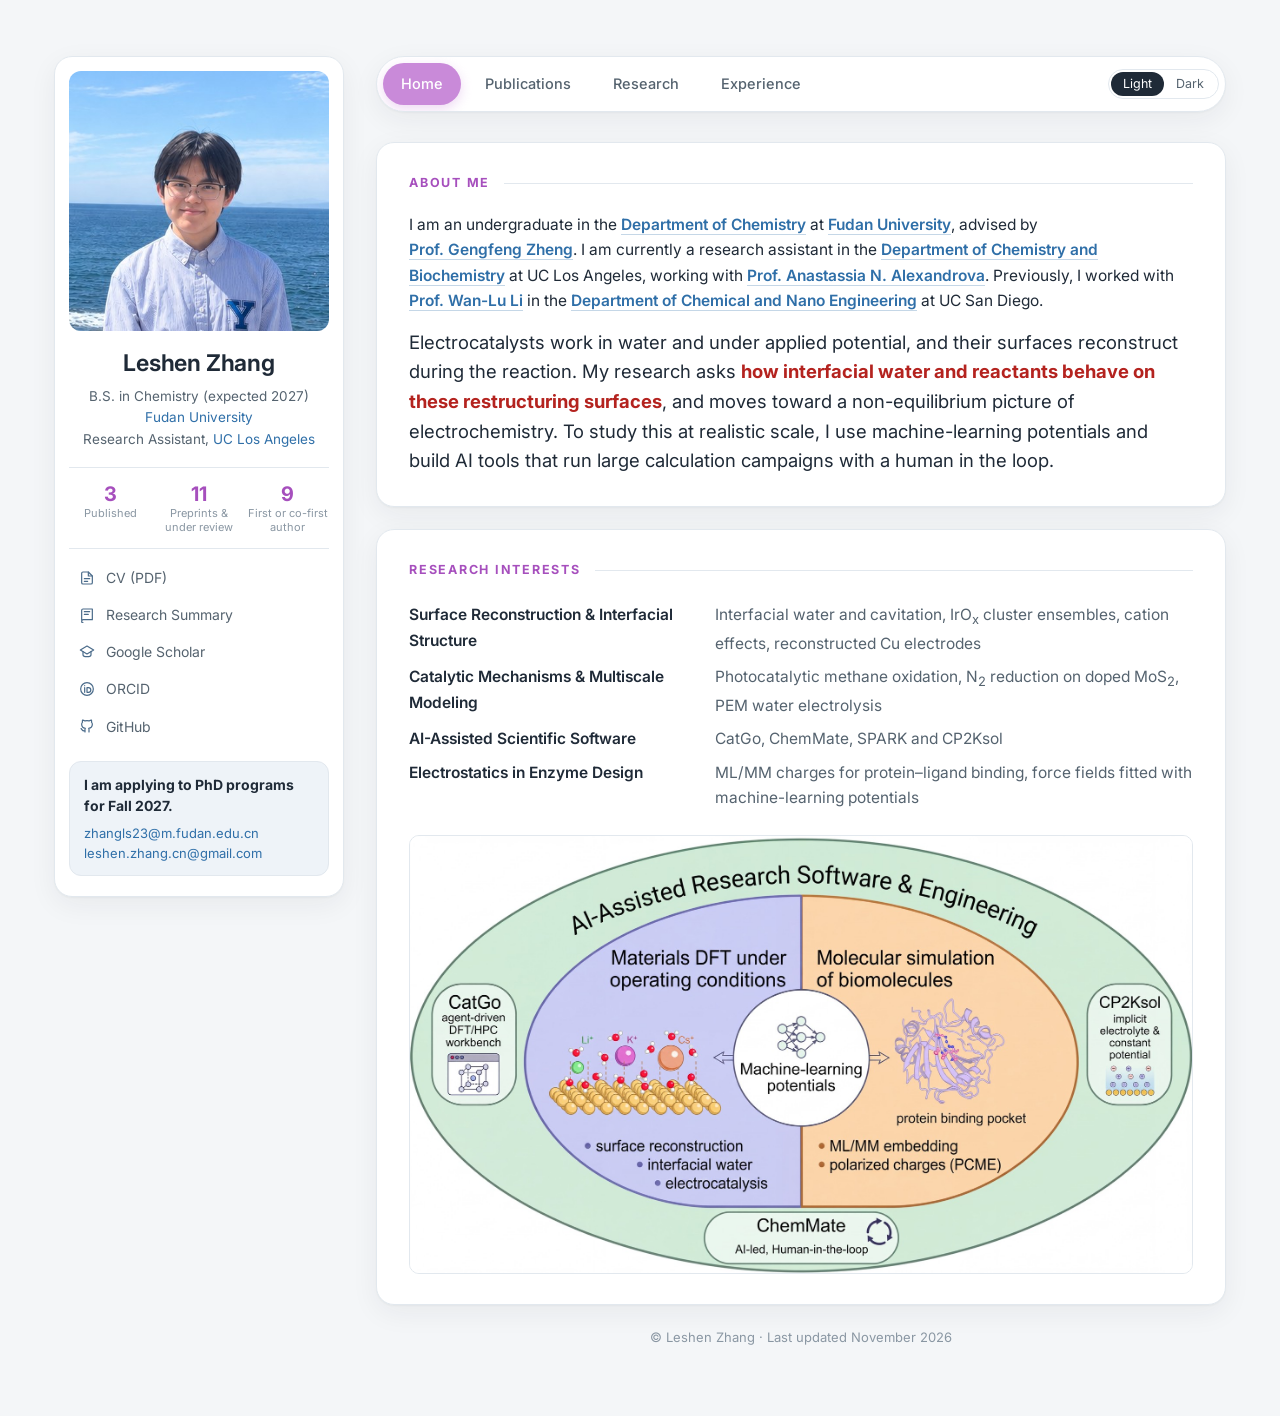
<file: index.html>
<!doctype html>
<html lang="en" data-theme="light">
<head>
<meta charset="utf-8">
<meta name="viewport" content="width=device-width, initial-scale=1">
<title>Leshen Zhang</title>
<meta name="description" content="Leshen Zhang — computational catalysis, machine-learning potentials, and AI-assisted scientific software. Undergraduate in Chemistry at Fudan University.">
<meta property="og:title" content="Leshen Zhang">
<meta property="og:description" content="Computational catalysis · machine-learning potentials · AI-assisted research infrastructure">
<meta property="og:image" content="assets/photo.jpg">
<link rel="icon" href="data:image/svg+xml,<svg xmlns='http://www.w3.org/2000/svg' viewBox='0 0 64 64'><rect width='64' height='64' rx='12' fill='%231c4c78'/><text x='32' y='43' font-size='30' text-anchor='middle' fill='white' font-family='Arial' font-weight='700'>LZ</text></svg>">
<script>
  // theme before first paint: saved choice, else the OS setting
  (function () {
    var t = null;
    try { t = localStorage.getItem("theme"); } catch (e) {}
    if (t !== "light" && t !== "dark") t = window.matchMedia && matchMedia("(prefers-color-scheme: dark)").matches ? "dark" : "light";
    document.documentElement.dataset.theme = t;
  })();
</script>
<link rel="preconnect" href="https://fonts.googleapis.com"><link rel="preconnect" href="https://fonts.gstatic.com" crossorigin>
<link href="https://fonts.googleapis.com/css2?family=Inter:wght@400;500;600;700&display=swap" rel="stylesheet">
<!-- Layout adapted from Homepage_as_CV by NTDXYG (MIT): https://github.com/NTDXYG/Homepage_as_CV; tabbed card design after https://jinghanyang.com/ (own code) -->
<style>
  :root {
    --bg:#f4f6f8; --paper:#fff; --ink:#1f2a37; --muted:#55636f; --faint:#8a97a3; --rule:#e2e8ee; --soft:#eef3f8;
    --link:#2f6fa8; --accent:#b4231f; --tint:#eef3f8; --head:#a64fbd; --pill:#c98ad9;
    --shadow:0 1px 2px rgba(31,42,55,.04),0 8px 28px rgba(31,42,55,.06);
    --serif:"Iowan Old Style","Palatino Linotype",Palatino,"Book Antiqua",Georgia,"Times New Roman",serif;
    --sans:"Inter","Segoe UI","Helvetica Neue",Helvetica,Arial,sans-serif;
    color-scheme:light;
  }
  [data-theme="dark"] {
    --bg:#0b0d10; --paper:#14171b; --ink:#e6e7e9; --muted:#a3aab4; --faint:#868d99; --rule:#2a3038; --soft:#1a1e23;
    --link:#8db6dd; --accent:#ef7d73; --tint:#1d2c3b; --head:#d6a3e3; --pill:#8f5aa0; --shadow:none;
    color-scheme:dark;
  }
  * { box-sizing:border-box; }
  html { -webkit-text-size-adjust:100%; }
  body { margin:0; background:var(--bg); color:var(--ink); font:15.5px/1.65 var(--sans); -webkit-font-smoothing:antialiased; }
  a { color:var(--link); text-decoration:none; } a:hover { text-decoration:underline; text-underline-offset:2px; }
  img { max-width:100%; display:block; }
  .nb { white-space:nowrap; }                           /* keep names, places and dates on one line */
  .wrap { max-width:1240px; margin:0 auto; padding:0 34px; }
  .panel { background:var(--paper); border:1px solid var(--rule); border-radius:18px; box-shadow:var(--shadow); }

  /* two columns: sticky profile card | tabbed content */
  .layout { display:grid; grid-template-columns:290px minmax(0,1fr); gap:32px; padding-top:56px; padding-bottom:40px; }
  .sidebar { position:sticky; top:40px; align-self:start; font-size:14px; padding:14px 14px 20px; }
  .portrait { width:100%; height:auto; aspect-ratio:1; object-fit:cover; border-radius:12px; }
  .id { text-align:center; padding:18px 6px 16px; border-bottom:1px solid var(--rule); }
  .id h1 { font-size:23px; font-weight:650; line-height:1.25; margin:0 0 8px; letter-spacing:-.01em; }
  .id p { margin:0; color:var(--muted); font-size:13.5px; line-height:1.6; }
  .metrics { display:grid; grid-template-columns:repeat(3,1fr); gap:6px; margin:0; padding:14px 0; border-bottom:1px solid var(--rule); text-align:center; }
  .metrics dd { margin:0; font-size:20px; font-weight:700; line-height:1.2; color:var(--head); }
  .metrics dt { color:var(--faint); font-size:11px; line-height:1.3; }
  .metrics div { display:flex; flex-direction:column-reverse; justify-content:flex-end; }
  .contact { list-style:none; margin:0; padding:10px 0; }
  .contact a { display:flex; align-items:center; gap:11px; color:var(--muted); padding:7px 10px; border-radius:10px; transition:background .16s, color .16s; }
  .contact a:hover { color:var(--ink); background:var(--soft); text-decoration:none; }
  .contact svg { width:16px; height:16px; flex:none; color:#4a6b8a; }
  [data-theme="dark"] .contact svg { color:var(--link); }
  .apply { background:var(--tint); border:1px solid var(--rule); border-radius:12px; padding:12px 14px; line-height:1.55; margin-top:6px; }
  .apply b { display:block; color:var(--ink); margin-bottom:6px; }
  .apply a { display:block; font-size:13px; overflow-wrap:anywhere; }

  /* tab bar (pills) + light/dark switch */
  .tabbar { position:sticky; top:22px; z-index:20; display:flex; align-items:center; gap:6px; padding:6px; margin-bottom:30px; border-radius:999px; overflow-x:auto; }
  .tab { font:inherit; font-size:14.5px; font-weight:500; color:var(--muted); background:none; border:0; border-radius:999px; padding:9px 18px; cursor:pointer; white-space:nowrap; transition:color .18s, background .18s; }
  .tab:hover { color:var(--ink); background:var(--soft); text-decoration:none; }
  .tab[aria-selected="true"] { color:#fff; background:var(--pill); box-shadow:0 4px 12px rgba(201,138,217,.32); }
  .theme { display:flex; margin-left:auto; border:1px solid var(--rule); border-radius:999px; padding:2px; flex:none; }
  .theme button { font:inherit; font-size:12.5px; border:0; background:none; color:var(--muted); padding:2px 12px; border-radius:999px; cursor:pointer; }
  .theme button[aria-pressed="true"] { background:var(--ink); color:var(--paper); }

  .view { display:none; } .view.active { display:block; }
  .view.active .module { animation:rise .45s cubic-bezier(.2,.7,.3,1) both; }
  .view.active .module + .module { animation-delay:.06s; }
  @keyframes rise { from { opacity:0; transform:translateY(12px); } to { opacity:1; transform:none; } }
  @media (prefers-reduced-motion:reduce) { .view.active .module { animation:none; } }
  .module { padding:30px 32px; margin-bottom:22px; }
  .intro a, .t-sub a { font-weight:600; border-bottom:1.5px solid rgba(47,111,168,.28); }
  .intro a:hover { text-decoration:none; border-bottom-color:currentColor; background:var(--tint); }
  h2 { display:flex; align-items:center; gap:14px; font-size:12.5px; font-weight:700; letter-spacing:.14em; text-transform:uppercase; color:var(--head); margin:0 0 18px; }
  h2::after { content:""; flex:1; height:1px; background:var(--rule); }
  h3 { font-size:16px; font-weight:650; margin:26px 0 8px; }
  h3:first-of-type { margin-top:4px; }
  h4 { font-size:14.5px; margin:16px 0 4px; font-style:italic; color:var(--muted); font-weight:600; }
  .note { color:var(--faint); font-size:13px; margin:-6px 0 6px; }
  .intro p { margin:0 0 14px; } .intro p:last-child { margin-bottom:0; }
  .lead { font-size:18.5px; line-height:1.6; color:var(--ink); }
  .hl { color:var(--accent); font-weight:700; }

  /* research interests: label | description */
  .interests { margin:0 0 20px; }
  .interests div { display:grid; grid-template-columns:290px minmax(0,1fr); gap:16px; padding:4px 0; }
  .interests dt { font-weight:600; } .interests dt a { color:var(--ink); }
  .interests dd { margin:0; color:var(--muted); }
  figure { margin:0; } figure img { width:100%; border:1px solid var(--rule); border-radius:10px; background:#fff; }

  /* education & positions: dates | what | with whom */
  .timeline { list-style:none; margin:0; padding:0; }
  .timeline li { display:grid; grid-template-columns:150px minmax(0,1fr) auto; gap:18px; padding:12px 0; border-bottom:1px solid var(--rule); }
  .timeline li:last-child { border-bottom:0; }
  .t-date { color:var(--faint); font-size:13px; padding-top:2px; line-height:1.5; }
  .t-sub { color:var(--muted); font-size:14px; }
  .t-side { text-align:right; font-size:14px; }

  /* publications: each one a light card */
  .pubs { list-style:none; margin:0; padding:0; display:grid; gap:12px; }
  .pubs li { display:grid; grid-template-columns:42px minmax(0,1fr); gap:6px; padding:16px 18px; border:1px solid var(--rule); border-radius:12px; background:var(--paper); scroll-margin-top:96px; transition:background .6s; }
  .pubs li:target, .pubs li.flash { background:var(--tint); }
  .pub-tag { color:var(--head); font-size:12.5px; font-weight:600; padding-top:3px; }
  .pub-title { font-weight:650; font-size:15.5px; line-height:1.5; }
  .pub-title a { color:var(--ink); }
  .pub-authors, .pub-venue { font-size:14px; line-height:1.6; }
  .pub-authors { color:var(--muted); }
  .pub-venue { color:var(--ink); }
  .pub-role { color:var(--accent); font-size:13px; }
  strong.me { color:var(--ink); font-weight:700; text-decoration:underline; text-underline-offset:2px; }

  /* research projects (from the CV) */
  .proj { padding:8px 0 10px; border-bottom:1px solid var(--rule); scroll-margin-top:96px; }
  .proj .ptitle { font-weight:650; }
  .proj .pi { color:var(--faint); font-size:13px; font-style:italic; }
  .proj p { margin:2px 0 0; color:var(--muted); font-size:14.5px; }
  .proj .ref { font-weight:400; font-size:13px; white-space:nowrap; }
  h3[id], h4[id] { scroll-margin-top:96px; }

  /* software */
  .sw > div { display:grid; grid-template-columns:110px minmax(0,1fr); gap:16px; padding:10px 0; border-bottom:1px solid var(--rule); }
  .sw > div:last-child { border-bottom:0; }
  .sw b { font-size:16px; }
  .sw p { margin:0; font-size:14.5px; } .sw .swlinks { margin-top:2px; font-size:13.5px; }

  /* honors, service, talks: date | text */
  ul.dated { list-style:none; margin:0; padding:0; }
  ul.dated li { display:grid; grid-template-columns:150px minmax(0,1fr); gap:18px; padding:5px 0; font-size:14.5px; }
  ul.dated .when { color:var(--faint); font-size:13px; padding-top:1px; }
  ul.dated .where { color:var(--faint); font-style:italic; }

  footer { color:var(--faint); font-size:13px; padding:0 0 28px; text-align:center; }

  @media (max-width:900px) {
    .layout { grid-template-columns:minmax(0,1fr); gap:20px; padding-top:20px; }
    .sidebar { position:static; }
    .sidebar .portrait { width:180px; margin:6px auto 0; }
    .tabbar { top:8px; }
    .contact { display:flex; flex-wrap:wrap; justify-content:center; gap:0 4px; }
    .interests div { grid-template-columns:1fr; gap:0; padding:6px 0; }
  }
  @media (max-width:640px) {
    .wrap { padding:0 14px; }
    .module { padding:22px 18px; }
    .sidebar .portrait { width:150px; }
    .tab { padding:6px 13px; font-size:14px; }
    .timeline li { grid-template-columns:1fr; gap:0; }
    .t-side { text-align:left; }
    .pubs li { grid-template-columns:1fr; gap:0; }
    .sw > div, ul.dated li { grid-template-columns:1fr; gap:0; }
  }
</style>
</head>
<body>
<div class="wrap layout" id="top">
<aside class="sidebar panel" aria-label="Profile">
  <img class="portrait" src="assets/photo.jpg" alt="Photo of Leshen Zhang" width="400" height="400">
  <div class="id">
      <h1>Leshen Zhang</h1>
      <p>B.S. in Chemistry (expected 2027)<br><a href="https://chemistry.fudan.edu.cn/">Fudan University</a><br>Research Assistant, <a href="https://www.chemistry.ucla.edu/" class="nb">UC Los Angeles</a></p>
  </div>
  <dl class="metrics">
    <div><dt>Published</dt><dd>3</dd></div>
    <div><dt>Preprints &amp; under review</dt><dd>11</dd></div>
    <div><dt>First or co-first author</dt><dd>9</dd></div>
  </dl>
  <ul class="contact">
    <li><a href="cv/Leshen_Zhang_CV.pdf?v=748d5598" data-goatcounter-click="cv-pdf"><svg viewBox="0 0 24 24" fill="none" stroke="currentColor" stroke-width="1.8" stroke-linecap="round" stroke-linejoin="round"><path d="M14 3H6a2 2 0 0 0-2 2v14a2 2 0 0 0 2 2h12a2 2 0 0 0 2-2V9z"/><path d="M14 3v6h6M8 13h8M8 17h5"/></svg>CV (PDF)</a></li>
    <li><a href="cv/Leshen_Zhang_Research_Summary.pdf?v=e000010c" data-goatcounter-click="summary-pdf"><svg viewBox="0 0 24 24" fill="none" stroke="currentColor" stroke-width="1.8" stroke-linecap="round" stroke-linejoin="round"><path d="M4 19.5V5a2 2 0 0 1 2-2h14v16H6.5A2.5 2.5 0 0 0 4 21.5 2.5 2.5 0 0 0 6.5 24"/><path d="M8 7h8M8 11h6"/></svg>Research Summary</a></li>
    <li><a href="https://scholar.google.com/citations?user=KiEU9eoAAAAJ"><svg viewBox="0 0 24 24" fill="none" stroke="currentColor" stroke-width="1.8" stroke-linecap="round" stroke-linejoin="round"><path d="M2 9l10-6 10 6-10 6z"/><path d="M6 11.5V16c0 1.7 2.7 3 6 3s6-1.3 6-3v-4.5"/></svg>Google Scholar</a></li>
    <li><a href="https://orcid.org/0009-0008-9143-6737"><svg viewBox="0 0 24 24" fill="none" stroke="currentColor" stroke-width="1.8" stroke-linecap="round" stroke-linejoin="round"><circle cx="12" cy="12" r="9.5"/><path d="M8.5 10v7M8.5 7v.01M12 17v-7h2.2a3.5 3.5 0 0 1 0 7z"/></svg>ORCID</a></li>
    <li><a href="https://github.com/leshenzhang"><svg viewBox="0 0 24 24" fill="none" stroke="currentColor" stroke-width="1.8" stroke-linecap="round" stroke-linejoin="round"><path d="M9 19c-4.3 1.4-4.3-2.5-6-3m12 5v-3.5c0-1 .1-1.4-.5-2 2.8-.3 5.5-1.4 5.5-6a4.6 4.6 0 0 0-1.3-3.2 4.2 4.2 0 0 0-.1-3.2s-1.1-.3-3.5 1.3a12.3 12.3 0 0 0-6.2 0C6.5 2.8 5.4 3.1 5.4 3.1a4.2 4.2 0 0 0-.1 3.2A4.6 4.6 0 0 0 4 9.5c0 4.6 2.7 5.7 5.5 6-.6.6-.6 1.2-.5 2V21"/></svg>GitHub</a></li>
  </ul>
  <div class="apply">
    <b>I am applying to PhD programs for <span class="nb">Fall 2027</span>.</b>
    <a href="mailto:zhangls23@m.fudan.edu.cn">zhangls23@m.fudan.edu.cn</a>
    <a href="mailto:leshen.zhang.cn@gmail.com">leshen.zhang.cn@gmail.com</a>
  </div>
</aside>

<main>
<nav class="tabbar panel" role="tablist" aria-label="Pages">
  <a class="tab" role="tab" href="#home" data-view="home">Home</a><a class="tab" role="tab" href="#publications" data-view="publications">Publications</a><a class="tab" role="tab" href="#research" data-view="research">Research</a><a class="tab" role="tab" href="#experience" data-view="experience">Experience</a>
  <div class="theme" role="group" aria-label="Theme">
    <button type="button" data-theme-value="light" aria-pressed="false">Light</button><button type="button" data-theme-value="dark" aria-pressed="false">Dark</button>
  </div>
</nav>

<div class="view" id="view-home">
<section class="module panel intro" id="about">
  <h2>About Me</h2>
  <p>I am an undergraduate in the <a href="https://chemistry.fudan.edu.cn/">Department of Chemistry</a> at <a href="https://www.fudan.edu.cn/en/">Fudan University</a>, advised by <a href="https://nanolab.fudan.edu.cn/" class="nb">Prof. Gengfeng Zheng</a>. I am currently a research assistant in the <a href="https://www.chemistry.ucla.edu/">Department of Chemistry and Biochemistry</a> at <span class="nb">UC Los Angeles</span>, working with <a href="https://alexandrova.chem.ucla.edu/" class="nb">Prof. Anastassia N. Alexandrova</a>. Previously, I worked with <a href="https://wanlulilab.ucsd.edu/" class="nb">Prof. Wan-Lu Li</a> in the <a href="https://nanoengineering.ucsd.edu/">Department of Chemical and Nano Engineering</a> at <span class="nb">UC San Diego</span>.</p>
  <p class="lead">Electrocatalysts work in water and under applied potential, and their surfaces reconstruct during the reaction. My research asks <span class="hl">how interfacial water and reactants behave on these restructuring surfaces</span>, and moves toward a non-equilibrium picture of electrochemistry. To study this at realistic scale, I use machine-learning potentials and build AI tools that run large calculation campaigns with a human in the loop.</p>
</section>

<section class="module panel" id="interests">
  <h2>Research Interests</h2>
  <dl class="interests">
    <div><dt><a href="#ra">Surface Reconstruction &amp; Interfacial Structure</a></dt><dd>Interfacial water and cavitation, IrO<sub>x</sub> cluster ensembles, cation effects, reconstructed Cu electrodes</dd></div>
    <div><dt><a href="#rb">Catalytic Mechanisms &amp; Multiscale Modeling</a></dt><dd>Photocatalytic methane oxidation, N<sub>2</sub> reduction on doped MoS<sub>2</sub>, PEM water electrolysis</dd></div>
    <div><dt><a href="#rc">AI-Assisted Scientific Software</a></dt><dd>CatGo, ChemMate, SPARK and CP2Ksol</dd></div>
    <div><dt><a href="#rd">Electrostatics in Enzyme Design</a></dt><dd>ML/MM charges for protein–ligand binding, force fields fitted with machine-learning potentials</dd></div>
  </dl>
  <figure>
    <img src="assets/research_overview.jpg" alt="Research overview: materials DFT under operating conditions and molecular simulation of biomolecules are linked by machine-learning potentials, supported by AI-assisted research software (CatGo, ChemMate, CP2Ksol).">
  </figure>
</section>
</div>

<div class="view" id="view-experience">
<section class="module panel" id="positions">
  <h2>Education &amp; Research Positions</h2>
  <ol class="timeline">
    <li><span class="t-date">09/2026 – 12/2026<br>(expected)</span><div><b>Research Assistant</b> · University of California, Los Angeles<div class="t-sub">Site-resolved C–C coupling on restructured Cu electrodes</div></div><a class="t-side nb" href="https://alexandrova.chem.ucla.edu/">Prof. Anastassia N. Alexandrova</a></li>
    <li><span class="t-date">09/2025 – 06/2026</span><div><b>Research Assistant</b> · University of California, San Diego<div class="t-sub">Computational electrocatalysis, interfacial modeling, AI-assisted research software</div></div><a class="t-side nb" href="https://wanlulilab.ucsd.edu/">Prof. Wan-Lu Li</a></li>
    <li><span class="t-date">02/2024 – 06/2025</span><div><b>Research Assistant</b> · Fudan University<div class="t-sub">Photocatalytic methane oxidation (experiment and DFT)</div></div><a class="t-side nb" href="https://nanolab.fudan.edu.cn/">Prof. Gengfeng Zheng</a></li>
    <li><span class="t-date">09/2023 – 07/2027<br>(expected)</span><div><b>B.S. in Chemistry</b> · Fudan University<div class="t-sub">GPA: 3.88/4.00 · Shanghai, China</div></div><span class="t-side nb">Advisor: <a href="https://nanolab.fudan.edu.cn/">Prof. Gengfeng Zheng</a></span></li>
  </ol>
</section>

<section class="module panel" id="honors">
  <h2>Honors, Service &amp; Presentations</h2>
  <h3>Honors and Awards</h3>
  <ul class="dated">
<li><span class="when">09/2026 – 06/2027</span><span>NSFC Grant — Pilot Program for Young Students Basic Research (Undergraduate), National Natural Science Foundation of China</span></li>
<li><span class="when">11/2025</span><span>Fudan University ‘Syensqo’ Scholarship</span></li>
<li><span class="when">11/2024</span><span>Fudan University ‘Ruiqing’ Scholarship</span></li>
<li><span class="when">11/2024</span><span>Fudan University &amp; Chemours ‘Future of Chemistry’ Scholarship</span></li>
<li><span class="when">12/2022</span><span>Second Prize, 36th China Chemistry Olympiad (National Final)</span></li>
  </ul>
  <h3>Professional Service</h3>
  <ul class="dated">
<li><span class="when">2024 – 2026</span><span><strong>Peer Reviewer</strong>, <em>J. Colloid Interface Sci.</em>, 5 completed reviews</span></li>
  </ul>
  <h3>Presentations</h3>
  <ul class="dated">
<li><span class="when">12/2026</span><span>“Defect-Mediated Regulation of Hydrophobic Transport via Cavitation Thermodynamics”<br><span class="where"><em>Chinese Chemical Society, The 16th National Conference of Theoretical and Computational Chemistry</em>, Shenzhen, China</span></span></li>
<li><span class="when">11/2025</span><span>“Spin Polarization in Photocatalysis”<br><span class="where"><em>Fudan University, Undergraduate Student Forum 2025 on Chemistry</em>, Shanghai, China</span></span></li>
<li><span class="when">11/2025</span><span>“Switching Photocatalytic Methane Oxidation Toward Ethanol by Tuning Spin States”<br><span class="where"><em>University of Chinese Academy of Sciences, Graduate Student Forum 2025 on Energy Catalysis</em>, Dalian, China</span></span></li>
  </ul>
</section>
</div>

<div class="view" id="view-publications">
<section class="module panel" id="pubs">
  <h2>Publications</h2>
  <p class="note"><sup>‡</sup>equal contribution · *corresponding author · <strong class="me">underlined</strong>: me</p>
  <h3>Journal Articles</h3>
  <ol class="pubs">
<li id="J.1"><span class="pub-tag">J.1</span><div><div class="pub-title"><a href="https://doi.org/10.1039/D6SC02460B">Defect-Mediated Regulation of Interfacial Hydrophobic Transport via Cavitation Thermodynamics</a></div><div class="pub-authors"><strong class="me">Leshen Zhang</strong>, Guangsheng Liu, Xiao Ma, Abdulrahman Allangawi, Wan-Lu Li*</div><div class="pub-venue"><strong><em>Chem. Sci.</em></strong> <strong>2026</strong>, 17, 15735–15744 · <a href="https://leshenzhang.github.io/papers/J1_Zhang2026_ChemSci.pdf" data-goatcounter-click="pdf:leshenzhang.github.io/papers/J1_Zhang2026_ChemSci.pdf">PDF</a> · <a href="https://doi.org/10.1039/D6SC02460B">DOI</a></div><div class="pub-role">Sole First Author</div></div></li>
<li id="J.2"><span class="pub-tag">J.2</span><div><div class="pub-title"><a href="https://doi.org/10.1039/D6DD00273K">CatGo: Bridging CLI Coding Agents with Interactive Structure and Workflow Management for Computational Chemistry</a></div><div class="pub-authors">Guangsheng Liu<sup>‡</sup>, Xiao Ma<sup>‡</sup>, <strong class="me">Leshen Zhang</strong><sup>‡</sup>, Jenedith Pascasio, Jonathan Yang, Yuxiang Chen, Wan-Lu Li*</div><div class="pub-venue"><strong><em>Digit. Discov.</em></strong> <strong>2026</strong>, 5, 3825–3849 · <a href="https://leshenzhang.github.io/papers/J2_Liu2026_DigitDiscov.pdf" data-goatcounter-click="pdf:leshenzhang.github.io/papers/J2_Liu2026_DigitDiscov.pdf">PDF</a> · <a href="https://doi.org/10.1039/D6DD00273K">DOI</a></div><div class="pub-role">Co-First Author, Rank Third</div></div></li>
<li id="J.3"><span class="pub-tag">J.3</span><div><div class="pub-title"><a href="https://doi.org/10.1002/anie.202510241">Switching Photocatalytic Methane Oxidation Toward Ethanol by Tuning Spin States</a></div><div class="pub-authors">Shuya Hao<sup>‡</sup>, Maoyin Wang<sup>‡</sup>, <strong class="me">Leshen Zhang</strong>, Ximeng Lv, Chen Peng, Yuhang Huang, Pei Yuan*, Qing Han*, Gengfeng Zheng*</div><div class="pub-venue"><strong><em>Angew. Chem. Int. Ed.</em></strong> <strong>2025</strong>, 64, e202510241 · <a href="https://leshenzhang.github.io/papers/J3_Hao2025_AngewChem.pdf" data-goatcounter-click="pdf:leshenzhang.github.io/papers/J3_Hao2025_AngewChem.pdf">PDF</a> · <a href="https://doi.org/10.1002/anie.202510241">DOI</a></div><div class="pub-role">Third Author</div></div></li>
  </ol>
  <h3>Preprints &amp; Papers Under Review</h3>
  <ol class="pubs">
<li id="S.1"><span class="pub-tag">S.1</span><div><div class="pub-title"><a href="https://doi.org/10.26434/chemrxiv.15011517/v1">Incorporating Polarization into ML/MM Endpoint Calculations for Protein–Ligand Affinity Ranking</a></div><div class="pub-authors"><strong class="me">Leshen Zhang</strong><sup>‡</sup>, Xujian Wang<sup>‡</sup>, Taoyu Niu, Xuchao Zhou, Xiao Ma, Guangsheng Liu, Olexandr Isayev*, Junmei Wang*, Wan-Lu Li*</div><div class="pub-venue"><strong><em>JACS Au</em></strong>, under review · <a href="https://chemrxiv.org/doi/pdf/10.26434/chemrxiv.15011517/v1" data-goatcounter-click="pdf:chemrxiv.org/doi/pdf/10.26434/chemrxiv.15011517/v1">PDF</a> · <a href="https://doi.org/10.26434/chemrxiv.15011517/v1">DOI</a></div><div class="pub-role">Co-First Author, Rank First</div></div></li>
<li id="S.2"><span class="pub-tag">S.2</span><div><div class="pub-title"><a href="https://doi.org/10.26434/chemrxiv.15012907/v1">CP2Ksol: A Poisson–Boltzmann Implicit Electrolyte for Constant-Potential and Hybrid-Solvent Simulations in CP2K</a></div><div class="pub-authors"><strong class="me">Leshen Zhang</strong>, Yong Rui Poh, Anastassia N. Alexandrova*</div><div class="pub-venue"><strong><em>J. Chem. Theory Comput.</em></strong>, under review · <a href="https://chemrxiv.org/doi/pdf/10.26434/chemrxiv.15012907/v1" data-goatcounter-click="pdf:chemrxiv.org/doi/pdf/10.26434/chemrxiv.15012907/v1">PDF</a> · <a href="https://doi.org/10.26434/chemrxiv.15012907/v1">DOI</a></div><div class="pub-role">Sole First Author</div></div></li>
<li id="S.3"><span class="pub-tag">S.3</span><div><div class="pub-title"><a href="https://doi.org/10.26434/chemrxiv.15012795/v1">Two-Stage Slowdown of CO<sub>2</sub> Transport in UiO-66 Directed by Water Placement at μ<sub>3</sub>-OH Sites</a></div><div class="pub-authors"><strong class="me">Leshen Zhang</strong>, Guangsheng Liu, Xiao Ma, Wan-Lu Li*</div><div class="pub-venue"><strong><em>Nanoscale</em></strong>, under review · <a href="https://chemrxiv.org/doi/pdf/10.26434/chemrxiv.15012795/v1" data-goatcounter-click="pdf:chemrxiv.org/doi/pdf/10.26434/chemrxiv.15012795/v1">PDF</a> · <a href="https://doi.org/10.26434/chemrxiv.15012795/v1">DOI</a></div><div class="pub-role">Sole First Author</div></div></li>
<li id="S.4"><span class="pub-tag">S.4</span><div><div class="pub-title"><a href="https://doi.org/10.26434/chemrxiv.15009834/v1">Local-Environment Populations Govern Size-Dependent OER Activity in Supported Subnanometer IrO<sub>x</sub> Clusters</a></div><div class="pub-authors">Guangsheng Liu<sup>‡</sup>, <strong class="me">Leshen Zhang</strong><sup>‡</sup>, Xiao Ma, Abdulrahman Allangawi, Huabin Zhang*, Wan-Lu Li*</div><div class="pub-venue"><strong><em>Adv. Funct. Mater.</em></strong>, under review · <a href="https://leshenzhang.github.io/papers/S2_Liu2026_ChemRxiv.pdf" data-goatcounter-click="pdf:leshenzhang.github.io/papers/S2_Liu2026_ChemRxiv.pdf">PDF</a> · <a href="https://doi.org/10.26434/chemrxiv.15009834/v1">DOI</a></div><div class="pub-role">Co-First Author, Rank Second</div></div></li>
<li id="S.5"><span class="pub-tag">S.5</span><div><div class="pub-title"><a href="https://doi.org/10.26434/chemrxiv.15008697/v1">Surface Geometry Governs Cation Effects via Nonlocal Solvent Gating</a></div><div class="pub-authors">Xiao Ma, <strong class="me">Leshen Zhang</strong>, Guangsheng Liu, Abdulrahman Allangawi, Huabin Zhang*, Wan-Lu Li*</div><div class="pub-venue"><strong><em>Angew. Chem. Int. Ed.</em></strong>, under review · <a href="https://chemrxiv.org/doi/pdf/10.26434/chemrxiv.15008697/v1" data-goatcounter-click="pdf:chemrxiv.org/doi/pdf/10.26434/chemrxiv.15008697/v1">PDF</a> · <a href="https://doi.org/10.26434/chemrxiv.15008697/v1">DOI</a></div><div class="pub-role">Second Author</div></div></li>
<li id="S.6"><span class="pub-tag">S.6</span><div><div class="pub-title"><a href="https://doi.org/10.48550/arXiv.2608.08050">Oxygen Reduction Reaction on Platinum Nanocatalysts Produces Long-Lived, Hysteretic Oxygenated Adsorbates</a></div><div class="pub-authors">Jaehyeon Kim<sup>‡</sup>, <strong class="me">Leshen Zhang</strong><sup>‡</sup>, Lalith Krishna Samanth Bonagiri, Fujia Zhao, Wan-Lu Li*, Yingjie Zhang*</div><div class="pub-venue"><strong><em>J. Am. Chem. Soc.</em></strong>, under review · <a href="https://arxiv.org/pdf/2608.08050" data-goatcounter-click="pdf:arxiv.org/pdf/2608.08050">PDF</a> · <a href="https://doi.org/10.48550/arXiv.2608.08050">DOI</a></div><div class="pub-role">Co-First Author, Rank Second</div></div></li>
<li id="S.7"><span class="pub-tag">S.7</span><div><div class="pub-title"><a href="https://doi.org/10.26434/chemrxiv.15003924/v1">Intercalation-Modulated Electronic Regulation of Nitrogen Reduction on Doped MoS<sub>2</sub></a></div><div class="pub-authors">Guangsheng Liu<sup>‡</sup>, Xiao Ma<sup>‡</sup>, <strong class="me">Leshen Zhang</strong><sup>‡</sup>, Xujian Wang, Abdulrahman Allangawi, Shaowei Li, Wan-Lu Li*</div><div class="pub-venue">To be submitted · <a href="https://leshenzhang.github.io/papers/S4_Liu2026_ChemRxiv.pdf" data-goatcounter-click="pdf:leshenzhang.github.io/papers/S4_Liu2026_ChemRxiv.pdf">PDF</a> · <a href="https://doi.org/10.26434/chemrxiv.15003924/v1">DOI</a></div><div class="pub-role">Co-First Author, Rank Third</div></div></li>
<li id="S.8"><span class="pub-tag">S.8</span><div><div class="pub-title"><a href="https://doi.org/10.26434/chemrxiv.15006055/v1">ChemMate: An Autonomous Research Mate for the Full Computational Chemistry Research Lifecycle, from Ideation to Manuscript</a></div><div class="pub-authors">Guangsheng Liu<sup>‡</sup>, <strong class="me">Leshen Zhang</strong><sup>‡</sup>, Xiao Ma, I-Shan Tsai, Jinyi Zhang, Wan-Lu Li*</div><div class="pub-venue">To be submitted · <a href="https://leshenzhang.github.io/papers/S5_Liu2026_ChemRxiv.pdf" data-goatcounter-click="pdf:leshenzhang.github.io/papers/S5_Liu2026_ChemRxiv.pdf">PDF</a> · <a href="https://doi.org/10.26434/chemrxiv.15006055/v1">DOI</a></div><div class="pub-role">Co-First Author, Rank Second</div></div></li>
<li id="S.9"><span class="pub-tag">S.9</span><div><div class="pub-title">Interfacial Proton Relay Enables CO<sub>2</sub>-to-Methanol Electroreduction on Layered Cobalt Phthalocyanine</div><div class="pub-authors">Tingsong Li<sup>‡</sup>, Jifeng Wu<sup>‡</sup>, Abdulrahman Allangawi<sup>‡</sup>, <strong class="me">Leshen Zhang</strong>, Wan-Lu Li*, Xiangyun Xiao, Miao Hu, Mohd Adnan Khan, Rashed Aleisa, Shouwei Zuo, Heng Guo, Kuo-Wei Huang*, Ying Zhou*, Huabin Zhang*, Magnus Rueping*</div><div class="pub-venue"><strong><em>J. Am. Chem. Soc.</em></strong>, under review</div><div class="pub-role">Fourth Author</div></div></li>
<li id="S.10"><span class="pub-tag">S.10</span><div><div class="pub-title"><a href="https://doi.org/10.26434/chemrxiv.15008812/v2">Leveraging Machine Learning Interatomic Potentials for Fast and Accurate AMBER-Compatible Force Field Parameterization</a></div><div class="pub-authors">Xuchao Zhou, Xujian Wang, Jiahao Xie, <strong class="me">Leshen Zhang</strong>, Junmei Wang*</div><div class="pub-venue"><strong><em>J. Chem. Theory Comput.</em></strong>, under review · <a href="https://chemrxiv.org/doi/pdf/10.26434/chemrxiv.15008812/v2" data-goatcounter-click="pdf:chemrxiv.org/doi/pdf/10.26434/chemrxiv.15008812/v2">PDF</a> · <a href="https://doi.org/10.26434/chemrxiv.15008812/v2">DOI</a></div><div class="pub-role">Fourth Author</div></div></li>
<li id="S.11"><span class="pub-tag">S.11</span><div><div class="pub-title">Orchestrated Molecular Intercalation and Surface Pt Exposure for NIR-Driven Hydrogen Evolution</div><div class="pub-authors">Yunzhi Wang<sup>‡</sup>, Chengyang Feng<sup>‡</sup>, Lijie Wang<sup>‡</sup>, Yang Cheng, <strong class="me">Leshen Zhang</strong>, Yinglu Jia, Lingyun Zhao, Abdulrahman Allangawi, Weiwei Li*, Wan-Lu Li*, Martin Heeney, Magnus Rueping, Omar F. Mohammed*, Huabin Zhang*</div><div class="pub-venue"><strong><em>Energy Environ. Sci.</em></strong>, under review</div><div class="pub-role">Fifth Author</div></div></li>
  </ol>
</section>
</div>

<div class="view" id="view-research">
<section class="module panel" id="projects">
  <h2>Research Projects</h2>
<h3>I. First-Principles Calculations for Materials and Catalysis</h3>
<h4 id="ra">(a) Surface Reconstruction and Interfacial Structure</h4>
<div class="proj"><div class="ptitle">Defect-Mediated Regulation of Interfacial Hydrophobic Transport via Cavitation Thermodynamics <a class="ref" href="#J.1">[J.1]</a></div><div class="pi"><em>PI: <strong>Prof. Wan-Lu Li</strong>, UC San Diego, USA</em></div><p>Revealed that surface defects regulate interfacial hydrophobic transport by tuning the local cavitation free energy, establishing cavitation thermodynamics as a descriptor linking interfacial water structure to reactivity</p></div>
<div class="proj"><div class="ptitle">Local-Environment Populations Govern Size-Dependent OER Activity in Supported Subnanometer IrO<sub>x</sub> Clusters <a class="ref" href="#S.4">[S.4]</a></div><div class="pi"><em>PI: <strong>Prof. Wan-Lu Li</strong>, UC San Diego, USA</em></div><p>Formulated a constant-potential ensemble-sampling methodology that maps site-specific overpotentials and activation barriers across cluster sizes and configurations, bridging local site motifs with microkinetics to identify the ideal size window for Ir clusters</p></div>
<div class="proj"><div class="ptitle">Surface Geometry Governs Cation Effects via Nonlocal Solvent Gating <a class="ref" href="#S.5">[S.5]</a></div><div class="pi"><em>PI: <strong>Prof. Wan-Lu Li</strong>, UC San Diego, USA</em></div><p>Demonstrated that Au surface geometry governs alkali-cation effects in CO<sub>2</sub> reduction: interfacial water reverses the cation effects and propagates them nonlocally to pristine terraces, explaining the volcano-shaped cation dependence on polycrystalline Au</p></div>
<div class="proj"><div class="ptitle">Site-Resolved C–C Coupling on Restructured Cu Electrodes (ongoing)</div><div class="pi"><em>PI: <strong>Prof. Anastassia N. Alexandrova</strong>, UC Los Angeles, USA</em></div><p>Modeling C–C coupling on kinetically trapped, adsorbate-roughened Cu electrodes during CO<sub>2</sub> reduction with site-resolved KMC simulation to identify the classes of restructured Cu sites that dominate the coupling rate</p></div>
<h4 id="rb">(b) Catalytic Mechanisms and Multiscale Modeling</h4>
<div class="proj"><div class="ptitle">Switching Photocatalytic Methane Oxidation Toward Ethanol by Tuning Spin States <a class="ref" href="#J.3">[J.3]</a></div><div class="pi"><em>PI: <strong>Prof. Gengfeng Zheng</strong>, Fudan University, China</em></div><p><em>Experiment:</em> Developed a Zn–O–Fe catalyst that selectively photo-oxidizes CH<sub>4</sub> to ethanol<br><em>Computation:</em> Revealed that the medium Fe spin state preferentially stabilizes •CH<sub>2</sub>OH over •OCH<sub>3</sub>, explaining why the catalyst with medium-spin polarization favors ethanol</p></div>
<div class="proj"><div class="ptitle">Intercalation-Modulated Electronic Regulation of Nitrogen Reduction on Doped MoS<sub>2</sub> <a class="ref" href="#S.7">[S.7]</a></div><div class="pi"><em>PI: <strong>Prof. Wan-Lu Li</strong>, UC San Diego, USA</em></div><p>Devised a screening strategy that excludes unstable catalysts before DFT and distilled an interpretable SISSO descriptor governing NRR activity and selectivity against HER</p></div>
<div class="proj"><div class="ptitle">Multiscale Modeling of PEM Water-Electrolysis OER: From DFT to Device</div><div class="pi"><em>PI: <strong>Prof. Wan-Lu Li</strong>, UC San Diego, USA</em></div><p>Bridged DFT, microkinetic modeling, and mass-transfer simulation in a multiscale model, showing that catalyst morphology governs local mass transport and thereby the apparent activity</p></div>
<h3 id="rc">II. Scientific Software and AI Agent</h3>
<div class="proj"><div class="ptitle">CatGo: Bridging CLI Coding Agents with Interactive Structure and Workflow Management for Computational Chemistry <a class="ref" href="#J.2">[J.2]</a></div><div class="pi"><em>PI: <strong>Prof. Wan-Lu Li</strong>, UC San Diego, USA</em></div><p>Built an open-source platform unifying the structure → DFT → HPC → analysis chain, and bridged AI coding agents to its workbench, enabling high-throughput calculations</p></div>
<div class="proj"><div class="ptitle">CP2Ksol: Implicit Electrolyte and Constant-Potential Model for CP2K <a class="ref" href="https://github.com/leshenzhang/CP2Ksol">[GitHub]</a></div><div class="pi"><em>PI: <strong>Prof. Anastassia N. Alexandrova</strong>, UC Los Angeles, USA</em></div><p>Implemented implicit electrolyte and constant-potential electrode models in CP2K for AIMD with hybrid solvent simulation</p></div>
<div class="proj"><div class="ptitle">ChemMate: A Conversational Research Collaborator for Computational Chemistry <a class="ref" href="#S.8">[S.8]</a></div><div class="pi"><em>PI: <strong>Prof. Wan-Lu Li</strong>, UC San Diego, USA</em></div><p>Established an autonomous research collaborator that runs entire projects from ideation to manuscript under human gates, demonstrated in five campaigns with reproducible results</p></div>
<h3 id="rd">III. Molecular Modeling: Electrostatics in Enzyme Design</h3>
<div class="proj"><div class="ptitle">Incorporating Polarization into ML/MM Endpoint Calculations for Protein–Ligand Affinity Ranking <a class="ref" href="#S.1">[S.1]</a></div><div class="pi"><em>PI: <strong>Prof. Wan-Lu Li</strong>, UC San Diego, and <strong>Prof. Junmei Wang</strong>, University of Pittsburgh, USA</em></div><p>Developed the PCME method for ML/MM embedding, which feeds conformation-resolved ML charges of the ligand and binding site into the Poisson–Boltzmann solver, accurately predicting binding affinities with high computational efficiency</p></div>
</section>

<section class="module panel" id="software">
  <h2>Software</h2>
  <div class="sw">
    <div><b>CatGo</b><div><p>Open-source structure → DFT → HPC → analysis workbench that AI coding agents can drive, with every action reviewable. <em>Digit. Discov.</em> 2026.</p>
      <p class="swlinks"><a href="https://doi.org/10.1039/D6DD00273K">Paper</a> · <a href="https://leshenzhang.github.io/papers/J2_Liu2026_DigitDiscov.pdf" data-goatcounter-click="pdf:leshenzhang.github.io/papers/J2_Liu2026_DigitDiscov.pdf">PDF</a> · <a href="https://github.com/Hello-QM/catgo-LRG">GitHub</a> · <a href="https://doi.org/10.5281/zenodo.19709425">Zenodo</a></p></div></div>
    <div><b>ChemMate</b><div><p>Autonomous research collaborator that carries computational-chemistry projects from ideation to manuscript under human gates. ChemRxiv 2026.</p>
      <p class="swlinks"><a href="https://doi.org/10.26434/chemrxiv.15006055/v1">Preprint</a> · <a href="https://leshenzhang.github.io/papers/S5_Liu2026_ChemRxiv.pdf" data-goatcounter-click="pdf:leshenzhang.github.io/papers/S5_Liu2026_ChemRxiv.pdf">PDF</a></p></div></div>
    <div><b>SPARK</b><div><p>On-the-fly kinetic Monte Carlo for surface reactions.</p>
      <p class="swlinks"><a href="https://github.com/WanluLigroupUCSD/SPARK">GitHub</a></p></div></div>
    <div><b>CP2Ksol</b><div><p>Implicit electrolyte and constant-potential electrode models in CP2K for AIMD with hybrid solvent simulation.</p>
      <p class="swlinks"><a href="https://github.com/leshenzhang/CP2Ksol">GitHub</a></p></div></div>
  </div>
</section>
</div>

<footer>© Leshen Zhang · Last updated November 2026</footer>
</main>
</div>
<script>
  (function () {
    var root = document.documentElement, btns = document.querySelectorAll("[data-theme-value]");
    function show() { btns.forEach(function (b) { b.setAttribute("aria-pressed", String(b.dataset.themeValue === root.dataset.theme)); }); }
    btns.forEach(function (b) {
      b.addEventListener("click", function () {
        root.dataset.theme = b.dataset.themeValue;
        try { localStorage.setItem("theme", b.dataset.themeValue); } catch (e) {}
        show();
      });
    });
    show();
  })();
  // one page per tab; the URL hash picks the tab (#publications), and any in-page anchor (#J.1, #rc) opens the tab that holds it
  (function () {
    var tabs = document.querySelectorAll(".tab"), views = document.querySelectorAll(".view"), first = true;
    function route() {
      var id = decodeURIComponent(location.hash.slice(1)), view = document.getElementById("view-" + id), target = null;
      if (!view && id) { target = document.getElementById(id); view = target && target.closest(".view"); }
      if (!view) view = document.getElementById("view-home");
      var name = view.id.slice(5);
      views.forEach(function (v) { v.classList.toggle("active", v === view); });
      tabs.forEach(function (t) { t.setAttribute("aria-selected", String(t.dataset.view === name)); });
      if (target) {
        target.scrollIntoView({ block: "start" });
        target.classList.add("flash"); setTimeout(function () { target.classList.remove("flash"); }, 1600);
      } else if (!first) window.scrollTo(0, Math.max(0, document.querySelector("main").getBoundingClientRect().top + window.scrollY - 8));
      if (!first && window.goatcounter && window.goatcounter.count) window.goatcounter.count({ path: "/" + name });
      first = false;
    }
    window.addEventListener("hashchange", route);
    route();
  })();
</script>
<!-- Visit tracker (GoatCounter). Per-recipient links: https://leshenzhang.github.io/?ref=<name> -->
<script data-goatcounter="https://leshenzhang.goatcounter.com/count" async src="https://gc.zgo.at/count.js"></script>
</body>
</html>
</file>
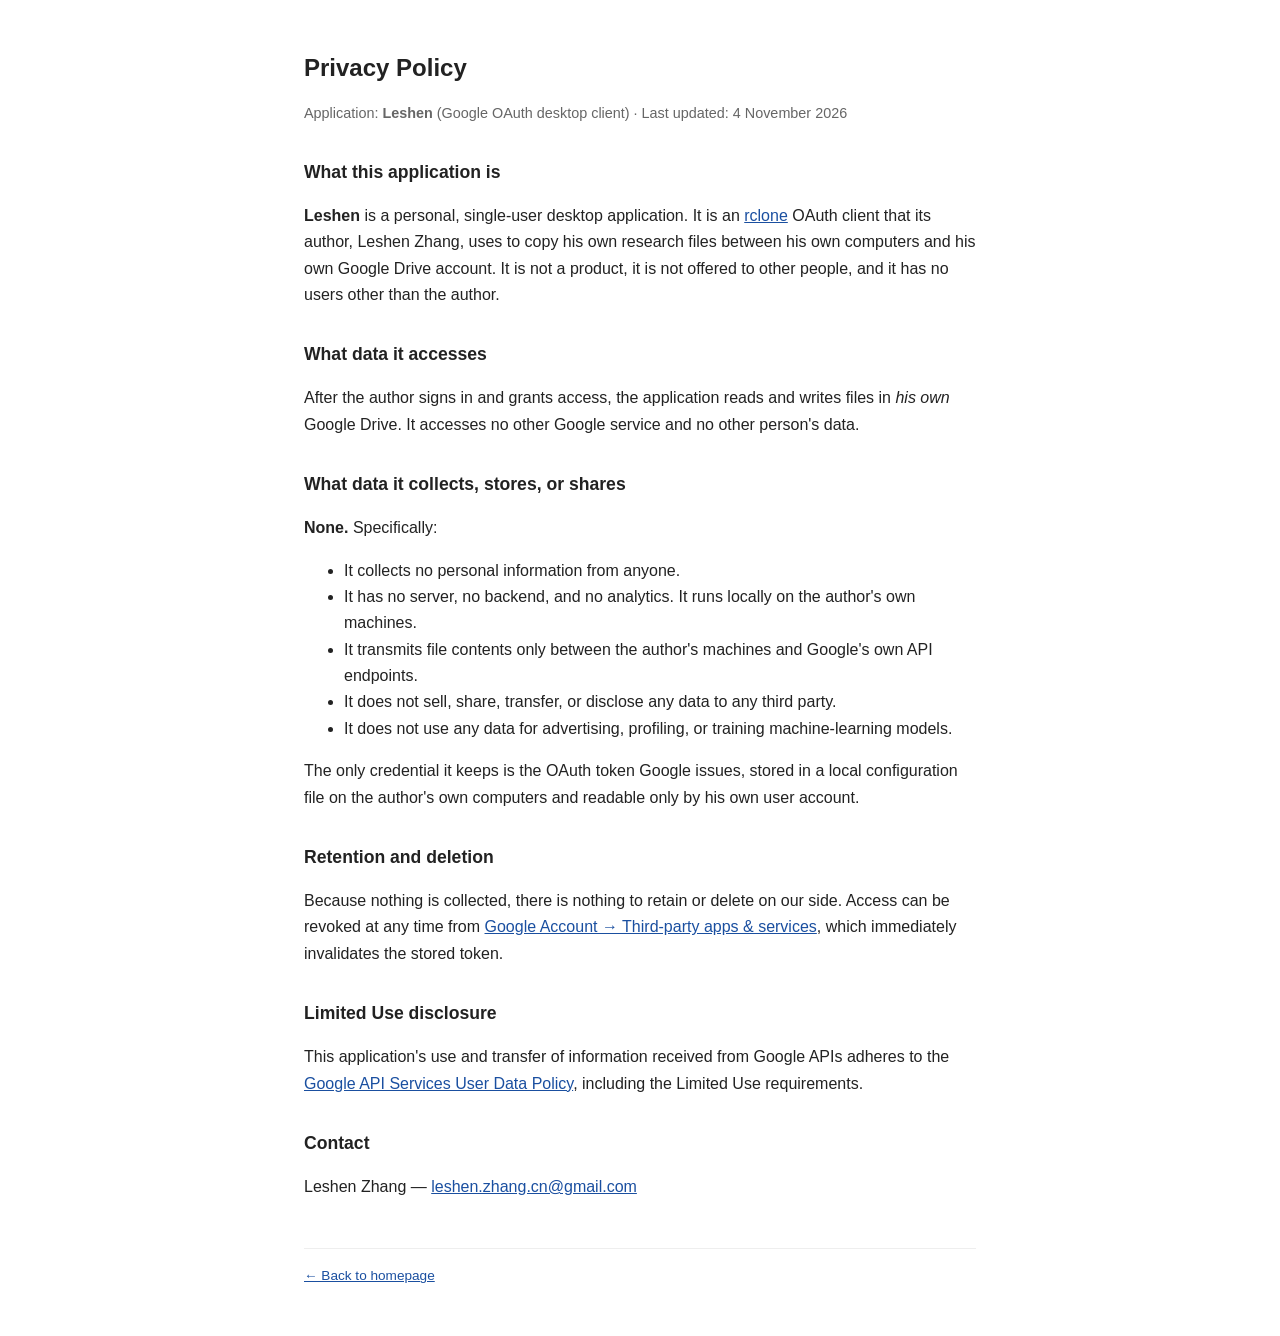
<file: privacy.html>
<!DOCTYPE html>
<html lang="en">
<head>
<meta charset="utf-8">
<meta name="viewport" content="width=device-width, initial-scale=1">
<meta name="robots" content="noindex">
<title>Privacy Policy — Leshen (personal backup client)</title>
<style>
  body { font-family: Mulish, -apple-system, "Segoe UI", Roboto, sans-serif;
         max-width: 42rem; margin: 3rem auto; padding: 0 1.2rem;
         line-height: 1.65; color: #222; }
  h1 { font-size: 1.5rem; margin-bottom: .2rem; }
  h2 { font-size: 1.1rem; margin-top: 2rem; }
  .meta { color: #666; font-size: .9rem; margin-bottom: 2rem; }
  code { background: #f4f4f4; padding: .1rem .3rem; border-radius: 3px; font-size: .9em; }
  footer { margin-top: 3rem; font-size: .85rem; color: #666; border-top: 1px solid #eee; padding-top: 1rem; }
  a { color: #1a4fa0; }
</style>
</head>
<body>

<h1>Privacy Policy</h1>
<p class="meta">Application: <strong>Leshen</strong> (Google OAuth desktop client) &middot; Last updated: 4 November 2026</p>

<h2>What this application is</h2>
<p>
  <strong>Leshen</strong> is a personal, single-user desktop application. It is an
  <a href="https://rclone.org/drive/">rclone</a> OAuth client that its author, Leshen Zhang,
  uses to copy his own research files between his own computers and his own Google Drive account.
  It is not a product, it is not offered to other people, and it has no users other than the author.
</p>

<h2>What data it accesses</h2>
<p>
  After the author signs in and grants access, the application reads and writes files in
  <em>his own</em> Google Drive. It accesses no other Google service and no other person's data.
</p>

<h2>What data it collects, stores, or shares</h2>
<p><strong>None.</strong> Specifically:</p>
<ul>
  <li>It collects no personal information from anyone.</li>
  <li>It has no server, no backend, and no analytics. It runs locally on the author's own machines.</li>
  <li>It transmits file contents only between the author's machines and Google's own API endpoints.</li>
  <li>It does not sell, share, transfer, or disclose any data to any third party.</li>
  <li>It does not use any data for advertising, profiling, or training machine-learning models.</li>
</ul>
<p>
  The only credential it keeps is the OAuth token Google issues, stored in a local
  configuration file on the author's own computers and readable only by his own user account.
</p>

<h2>Retention and deletion</h2>
<p>
  Because nothing is collected, there is nothing to retain or delete on our side.
  Access can be revoked at any time from
  <a href="https://myaccount.google.com/permissions">Google Account &rarr; Third-party apps &amp; services</a>,
  which immediately invalidates the stored token.
</p>

<h2>Limited Use disclosure</h2>
<p>
  This application's use and transfer of information received from Google APIs adheres to the
  <a href="https://developers.google.com/terms/api-services-user-data-policy">Google API Services User Data Policy</a>,
  including the Limited Use requirements.
</p>

<h2>Contact</h2>
<p>
  Leshen Zhang &mdash; <a href="mailto:leshen.zhang.cn@gmail.com">leshen.zhang.cn@gmail.com</a>
</p>

<footer>
  <a href="/">&larr; Back to homepage</a>
</footer>

</body>
</html>
</file>
